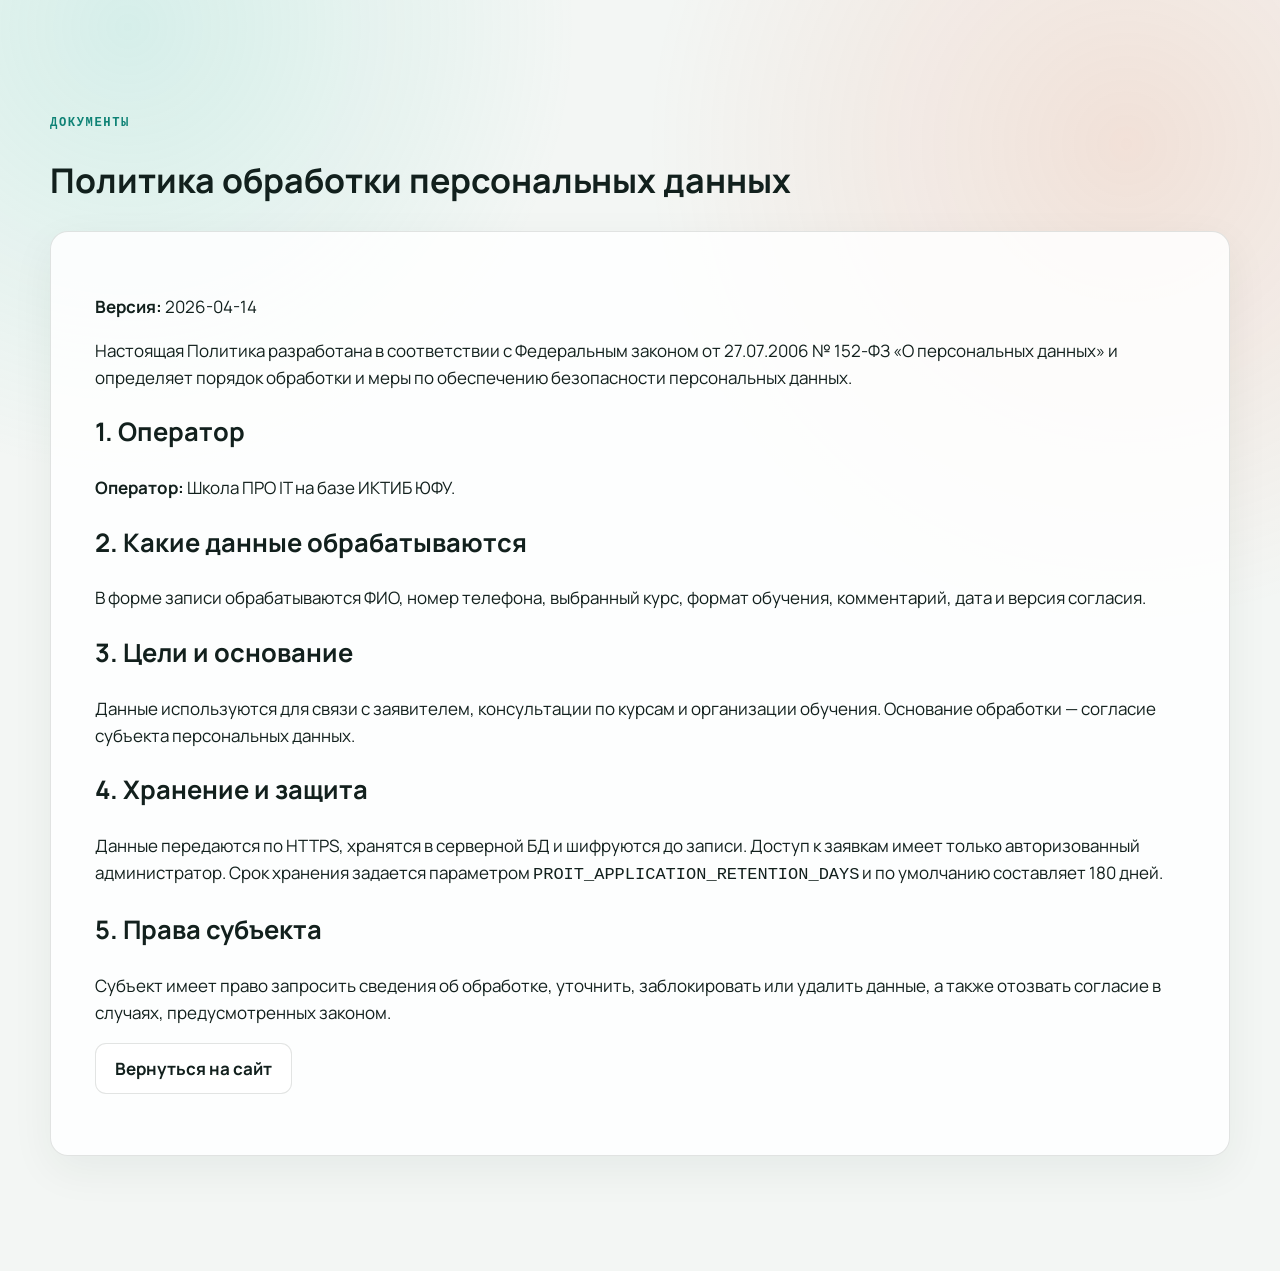
<file: privacy.html>
<!doctype html>
<html lang="ru">
<head>
  <meta charset="utf-8">
  <meta name="viewport" content="width=device-width, initial-scale=1">
  <title>Политика обработки персональных данных | Школа ПРО IT</title>
  <link rel="stylesheet" href="styles.css">
</head>
<body>
  <main class="section">
    <div class="container">
      <p class="eyebrow">Документы</p>
      <h1>Политика обработки персональных данных</h1>
      <div class="about-card">
        <p><strong>Версия:</strong> 2026-04-14</p>
        <p>Настоящая Политика разработана в соответствии с Федеральным законом от 27.07.2006 № 152-ФЗ «О персональных данных» и определяет порядок обработки и меры по обеспечению безопасности персональных данных.</p>
        <h2>1. Оператор</h2>
        <p><strong>Оператор:</strong> Школа ПРО IT на базе ИКТИБ ЮФУ.</p>
        <h2>2. Какие данные обрабатываются</h2>
        <p>В форме записи обрабатываются ФИО, номер телефона, выбранный курс, формат обучения, комментарий, дата и версия согласия.</p>
        <h2>3. Цели и основание</h2>
        <p>Данные используются для связи с заявителем, консультации по курсам и организации обучения. Основание обработки — согласие субъекта персональных данных.</p>
        <h2>4. Хранение и защита</h2>
        <p>Данные передаются по HTTPS, хранятся в серверной БД и шифруются до записи. Доступ к заявкам имеет только авторизованный администратор. Срок хранения задается параметром <code>PROIT_APPLICATION_RETENTION_DAYS</code> и по умолчанию составляет 180 дней.</p>
        <h2>5. Права субъекта</h2>
        <p>Субъект имеет право запросить сведения об обработке, уточнить, заблокировать или удалить данные, а также отозвать согласие в случаях, предусмотренных законом.</p>
        <p><a class="btn btn-ghost" href="index.html">Вернуться на сайт</a></p>
      </div>
    </div>
  </main>
</body>
</html>
</file>
<file: styles.css>
@import url("https://fonts.googleapis.com/css2?family=Manrope:wght@400;500;600;700;800&family=Space+Grotesk:wght@400;500;600;700&display=swap");

:root {
  color-scheme: light;
  --bg: #f3f6f4;
  --surface: rgba(255, 255, 255, 0.84);
  --surface-strong: #ffffff;
  --surface-muted: #e8eeeb;
  --text: #12201d;
  --muted: #61706c;
  --line: rgba(18, 32, 29, 0.12);
  --brand: #0e8275;
  --brand-strong: #075d55;
  --accent: #ec754b;
  --accent-soft: #ffe1d4;
  --shadow: 0 22px 58px rgba(17, 46, 39, 0.1);
  --radius: 18px;
  --container: 1180px;
  --font-display: "Space Grotesk", "Century Gothic", "Segoe UI", sans-serif;
  --font-body: "Manrope", "Segoe UI", sans-serif;
  --font-mono: "Cascadia Code", Consolas, monospace;
}

:root[data-theme="dark"] {
  color-scheme: dark;
  --bg: #0e1716;
  --surface: rgba(22, 37, 34, 0.86);
  --surface-strong: #182522;
  --surface-muted: #20332f;
  --text: #eff7f3;
  --muted: #a4b8b1;
  --line: rgba(239, 247, 243, 0.14);
  --brand: #63d5c2;
  --brand-strong: #9aeadb;
  --accent: #ff9872;
  --accent-soft: #432c27;
  --shadow: 0 24px 70px rgba(0, 0, 0, 0.28);
}

* { box-sizing: border-box; }

html { scroll-behavior: smooth; }

body {
  margin: 0;
  min-width: 320px;
  overflow-x: hidden;
  background: var(--bg);
  color: var(--text);
  font: 17px/1.6 var(--font-body);
  transition: background-color 180ms ease, color 180ms ease;
}

body::before {
  position: fixed;
  inset: 0;
  z-index: -2;
  pointer-events: none;
  background:
    radial-gradient(circle at 10% 3%, rgba(99, 213, 194, 0.2), transparent 28rem),
    radial-gradient(circle at 88% 16%, rgba(236, 117, 75, 0.16), transparent 30rem);
  content: "";
}

a { color: inherit; }
button, input, select, textarea { font: inherit; }
button, a { -webkit-tap-highlight-color: transparent; }
button { cursor: pointer; }

.tech-grid {
  position: fixed;
  inset: 0;
  z-index: -1;
  pointer-events: none;
  opacity: 0.42;
  background-image: linear-gradient(var(--line) 1px, transparent 1px), linear-gradient(90deg, var(--line) 1px, transparent 1px);
  background-size: 36px 36px;
  mask-image: linear-gradient(to bottom, black, transparent 72%);
}

.container {
  width: min(calc(100% - 48px), var(--container));
  margin-inline: auto;
}

.section { padding: 116px 0; }
.section-alt { position: relative; background: color-mix(in srgb, var(--surface-muted) 48%, transparent); }
.section-alt::before { position: absolute; top: 0; left: max(24px, calc((100vw - var(--container)) / 2)); width: 42px; height: 3px; background: var(--accent); content: ""; }
.section-head { display: grid; max-width: 100%; grid-template-columns: minmax(130px, .22fr) minmax(0, 1fr); align-items: start; gap: 24px; margin-bottom: 48px; }
.section-head .eyebrow { border-top: 1px solid var(--brand); padding-top: 10px; }
.section-head h2 { max-width: 720px; margin: 0; font: 700 clamp(2.1rem, 4.5vw, 4rem)/.98 var(--font-display); letter-spacing: -0.06em; }
.eyebrow { margin: 0; color: var(--brand); font: 700 0.76rem/1.2 var(--font-mono); letter-spacing: 0.13em; text-transform: uppercase; }

.btn {
  display: inline-flex;
  min-height: 48px;
  align-items: center;
  justify-content: center;
  gap: 10px;
  border: 1px solid transparent;
  border-radius: 11px;
  padding: 11px 19px;
  font-weight: 700;
  text-decoration: none;
  transition: transform 160ms ease, background-color 160ms ease, border-color 160ms ease, color 160ms ease;
}
.btn:hover { transform: translateY(-2px); }
.btn:focus-visible, input:focus-visible, select:focus-visible, textarea:focus-visible, .admin-tab-btn:focus-visible { outline: 3px solid color-mix(in srgb, var(--accent) 65%, transparent); outline-offset: 3px; }
.btn-sm { min-height: 40px; padding: 8px 14px; font-size: 0.88rem; }
.btn-solid { background: var(--brand); color: #082a27; }
.btn-solid:hover { background: var(--brand-strong); }
.btn-ghost { border-color: var(--line); background: var(--surface); color: var(--text); }
.btn-ghost:hover { border-color: var(--brand); color: var(--brand-strong); }
.btn-danger { background: #b54f40; color: #fff; }

.topbar {
  position: sticky;
  top: 0;
  z-index: 20;
  border-bottom: 1px solid var(--line);
  background: color-mix(in srgb, var(--bg) 91%, transparent);
  backdrop-filter: blur(20px);
}
.topbar-inner {
  position: relative;
  display: grid;
  min-height: 108px;
  grid-template-columns: auto minmax(0, 1fr) auto;
  align-items: center;
  gap: 24px;
}
.brand { display: inline-flex; min-width: 0; align-items: center; justify-self: start; gap: 14px; text-decoration: none; }
.brand-logo-slot { display: grid; width: 148px; height: 80px; flex: 0 0 148px; place-items: center; overflow: hidden; }
.brand-logo-image { display: block; width: 148px; height: 80px; object-fit: contain; object-position: center; }
.brand-copy { display: grid; gap: 1px; min-width: 0; border-left: 1px solid var(--line); padding-left: 14px; }
.brand-copy strong { color: var(--text); font: 700 .88rem/1 var(--font-display); letter-spacing: .08em; }
.brand-copy small { color: var(--muted); font-size: .68rem; letter-spacing: .06em; text-transform: uppercase; }
.nav-links { display: flex; min-width: 0; justify-content: center; gap: clamp(12px, 1.8vw, 26px); }
.nav-links a { position: relative; padding: 43px 0; color: var(--muted); font-size: 0.88rem; text-decoration: none; white-space: nowrap; transition: color 160ms ease; }
.nav-links a::after { position: absolute; right: 0; bottom: 31px; left: 0; height: 2px; background: var(--brand); content: ""; transform: scaleX(0); transform-origin: right; transition: transform 160ms ease; }
.nav-links a:hover { color: var(--brand-strong); }
.nav-links a:hover::after { transform: scaleX(1); transform-origin: left; }
.topbar-actions { display: flex; align-items: center; justify-self: end; gap: 12px; }
.nav-toggle { display: none; width: 42px; height: 42px; place-items: center; gap: 6px; border: 1px solid var(--line); border-radius: 11px; background: var(--surface); color: var(--text); }
.nav-toggle span { display: block; width: 18px; height: 2px; background: currentColor; transition: transform 160ms ease; }
.nav-toggle[aria-expanded="true"] span:first-child { transform: translateY(4px) rotate(45deg); }
.nav-toggle[aria-expanded="true"] span:last-child { transform: translateY(-4px) rotate(-45deg); }

.theme-toggle {
  position: relative;
  display: flex;
  width: 62px;
  height: 34px;
  align-items: center;
  justify-content: space-around;
  border: 1px solid var(--line);
  border-radius: 10px;
  background: var(--surface-muted);
  color: var(--muted);
}
.theme-icon { z-index: 1; font-size: 0.82rem; line-height: 1; }
.theme-thumb { position: absolute; top: 3px; left: 3px; width: 26px; height: 26px; border-radius: 50%; background: var(--surface-strong); box-shadow: 0 4px 12px rgba(0,0,0,.16); transition: transform 180ms ease; }
:root[data-theme="dark"] .theme-thumb { transform: translateX(28px); }

.hero { position: relative; isolation: isolate; padding: 136px 0 148px; }
.hero::after { position: absolute; right: clamp(24px, 5vw, 90px); bottom: 42px; z-index: -1; color: color-mix(in srgb, var(--brand) 12%, transparent); content: "01 / START"; font: 700 clamp(3rem, 9vw, 9rem)/1 var(--font-display); letter-spacing: -.09em; }
.hero-layout { display: grid; grid-template-columns: minmax(0, 1fr) minmax(360px, 0.8fr); align-items: center; gap: clamp(40px, 7vw, 100px); }
.hero-content { max-width: 690px; }
.hero-content h1 { max-width: 650px; margin: 18px 0 22px; font: 700 clamp(3.1rem, 8vw, 7.3rem)/0.92 var(--font-display); letter-spacing: -0.075em; }
.hero-subtitle { max-width: 610px; margin: 0; color: var(--muted); font-size: clamp(1.05rem, 2vw, 1.3rem); }
.hero-actions { display: flex; flex-wrap: wrap; gap: 12px; margin-top: 32px; }
.hero-meta { display: flex; flex-wrap: wrap; gap: 9px; margin: 30px 0 0; padding: 0; list-style: none; }
.hero-meta li { border: 1px solid var(--line); border-radius: 999px; padding: 7px 12px; color: var(--muted); background: var(--surface); font-size: 0.84rem; }
.terminal { overflow: hidden; border: 1px solid var(--line); border-radius: 16px; background: #12201d; box-shadow: var(--shadow); transform: rotate(1deg); }
.terminal-head { display: flex; align-items: center; gap: 8px; border-bottom: 1px solid rgba(255,255,255,.1); padding: 15px 18px; color: #9ab6ae; font: 0.76rem var(--font-mono); }
.terminal-led { width: 9px; height: 9px; border-radius: 50%; }
.led-red { background: #ff7762; }.led-yellow { background: #f7c85f; }.led-green { background: #60cf9b; }
.terminal-title { margin-left: 6px; }
.terminal-code { min-height: 330px; margin: 0; padding: 25px; overflow: auto; color: #b9e8d9; font: 0.84rem/1.85 var(--font-mono); white-space: pre-wrap; }

.about-grid, .location-grid { display: grid; grid-template-columns: repeat(2, minmax(0, 1fr)); gap: 20px; }
.about-card, .contacts-card, .form-card, .admin-card, .collection-row, .admin-login-card { border: 1px solid var(--line); border-radius: var(--radius); background: var(--surface); box-shadow: 0 14px 44px rgba(17, 46, 39, 0.06); }
.about-card { min-height: 270px; padding: clamp(24px, 4vw, 44px); }
.about-card h3 { margin-top: 0; font: 700 1.35rem/1.1 var(--font-display); }
.about-lead { font-size: 1.25rem; }
.bullet-list { display: grid; gap: 13px; margin: 0; padding: 0; list-style: none; }
.bullet-list li { display: flex; gap: 12px; align-items: flex-start; color: var(--muted); }
.bullet-list li::before { flex: 0 0 auto; width: 8px; height: 8px; margin-top: 0.65em; border-radius: 50%; background: var(--accent); content: ""; }

.achievements-grid, .courses-grid, .teachers-grid { display: grid; grid-template-columns: repeat(3, minmax(0, 1fr)); gap: 18px; }
.achievement-card, .course-card, .teacher-card, .review-card { position: relative; min-width: 0; border: 1px solid var(--line); border-radius: var(--radius); background: var(--surface); }
.achievement-card { min-height: 220px; padding: 25px; border-top: 3px solid var(--brand); border-radius: 4px var(--radius) var(--radius) var(--radius); }
.achievement-value { margin: 0; color: var(--brand); font: 700 clamp(2rem, 4vw, 3.5rem)/1 var(--font-display); letter-spacing: -0.06em; }
.achievement-title { margin: 20px 0 4px; font-weight: 700; }.achievement-desc { margin: 0; color: var(--muted); font-size: .92rem; }
.course-card { display: flex; min-height: 280px; flex-direction: column; padding: 30px 26px 26px; border-radius: 4px var(--radius) var(--radius) var(--radius); transition: transform 300ms ease, border-color 220ms ease, background-color 220ms ease, box-shadow 300ms ease; }
.course-card::before { position: absolute; top: 0; left: 0; width: 46px; height: 4px; background: var(--accent); content: ""; transition: width 220ms ease, background-color 220ms ease; }
.course-card:hover, .course-card:focus-within { z-index: 4; border-color: var(--brand); background: color-mix(in srgb, var(--surface-strong) 76%, var(--brand) 24%); box-shadow: 0 0 0 1px color-mix(in srgb, var(--brand) 55%, transparent), 0 24px 52px rgba(17, 46, 39, 0.22), 0 0 28px color-mix(in srgb, var(--accent) 20%, transparent); transform: translateY(-8px) scale(1.025); }
.course-card:hover::before, .course-card:focus-within::before { width: 100%; background: var(--brand); }
.course-card:hover .course-index, .course-card:focus-within .course-index { color: var(--brand-strong); }
.course-card:hover .btn-ghost, .course-card:focus-within .btn-ghost { border-color: var(--brand); background: var(--brand); color: #082a27; }
.course-index { color: var(--accent); font: .82rem var(--font-mono); }.course-card h3 { margin: 32px 0 10px; font: 700 1.6rem/1.05 var(--font-display); }.course-short { margin: 0; color: var(--muted); font-size: 1.02rem; }
.course-details { position: absolute; right: auto; bottom: calc(100% - 14px); left: 50%; display: grid; grid-template-columns: repeat(2, minmax(0, 1fr)); gap: 9px; width: calc(100% - 28px); max-height: none; margin: 0; overflow: visible; opacity: 0; visibility: hidden; transform: translate(-50%, 18px); pointer-events: none; transition: opacity 300ms ease, visibility 300ms ease, transform 300ms ease; }
.course-card:hover .course-details, .course-card:focus-within .course-details { opacity: 1; visibility: visible; transform: translate(-50%, 0); pointer-events: auto; }
.chip { display: grid; min-width: 0; min-height: 68px; place-items: center; border: 1px solid color-mix(in srgb, var(--brand) 58%, var(--line)); border-radius: 10px; padding: 12px 14px; background: color-mix(in srgb, var(--surface-strong) 84%, var(--brand) 16%); box-shadow: 0 14px 28px rgba(17, 46, 39, 0.18); color: var(--text); font-size: clamp(1.05rem, 1.7vw, 1.3rem); font-weight: 800; line-height: 1.1; text-align: center; text-transform: capitalize; transition: transform 300ms ease, background-color 300ms ease, border-color 300ms ease; }
.course-details .chip:first-child { transform: translate(-12px, 10px) rotate(-3deg); }
.course-details .chip:last-child { transform: translate(12px, 0) rotate(3deg); }
.course-card:hover .course-details .chip:first-child, .course-card:focus-within .course-details .chip:first-child { border-color: var(--accent); background: color-mix(in srgb, var(--surface-strong) 76%, var(--accent) 24%); transform: translate(-4px, 0) rotate(-3deg); }
.course-card:hover .course-details .chip:last-child, .course-card:focus-within .course-details .chip:last-child { border-color: var(--brand); background: color-mix(in srgb, var(--surface-strong) 76%, var(--brand) 24%); transform: translate(4px, 0) rotate(3deg); }
.course-card .btn { position: relative; z-index: 1; width: 100%; margin-top: auto; }
.teacher-card { overflow: hidden; }.teacher-photo, .teacher-photo-slot { display: block; width: 100%; height: 250px; object-fit: cover; }.teacher-fallback { display: grid; place-items: center; background: linear-gradient(135deg, var(--accent-soft), var(--surface-muted)); color: var(--brand-strong); font: 700 3rem var(--font-display); }.teacher-content { padding: 22px; }.teacher-content h3 { margin: 0 0 4px; font: 700 1.2rem/1.1 var(--font-display); }.teacher-role { margin: 0; color: var(--brand); font-size: .88rem; }.teacher-bio { margin-bottom: 0; color: var(--muted); font-size: .92rem; }

.carousel-shell { position: relative; }.gallery-grid, .reviews-grid { display: grid; grid-auto-columns: minmax(260px, 31%); grid-auto-flow: column; gap: 16px; overflow-x: auto; scroll-snap-type: x mandatory; scrollbar-width: thin; padding: 4px 3px 18px; }.gallery-grid::-webkit-scrollbar, .reviews-grid::-webkit-scrollbar { height: 8px; }.gallery-grid::-webkit-scrollbar-thumb, .reviews-grid::-webkit-scrollbar-thumb { border-radius: 8px; background: var(--line); }
.gallery-card, .review-card { min-width: 0; scroll-snap-align: start; text-decoration: none; }.gallery-card { position: relative; min-height: 290px; overflow: hidden; }.gallery-card img, .gallery-image-slot { display: block; width: 100%; height: 290px; object-fit: cover; }.gallery-image-slot { display: grid; place-items: center; background: var(--surface-muted); color: var(--muted); }.gallery-overlay { position: absolute; inset: auto 0 0; padding: 42px 20px 18px; color: #fff; background: linear-gradient(transparent, rgba(5, 14, 13, .9)); }.gallery-title, .gallery-caption { margin: 0; }.gallery-title { font-weight: 700; }.gallery-caption { color: rgba(255,255,255,.7); font-size: .88rem; }.carousel-arrow { position: absolute; top: 50%; z-index: 2; display: grid; width: 42px; height: 42px; place-items: center; padding: 0; border: 1px solid var(--line); border-radius: 50%; background: var(--surface-strong); color: var(--text); font: 400 1.8rem/1 Arial, sans-serif; text-align: center; transform: translateY(-50%); transition: color 160ms ease, transform 160ms ease; }.carousel-arrow:hover, .carousel-arrow:focus-visible { color: var(--brand); transform: translateY(-50%) scale(1.06); }.carousel-arrow-left { left: -20px; }.carousel-arrow-right { right: -20px; }
.review-card { min-height: 220px; padding: 25px; }.review-text { margin: 0 0 30px; font-size: 1.1rem; }.review-author { margin: 0; font-weight: 700; }.review-role { margin: 2px 0 0; color: var(--muted); font-size: .86rem; }

.form-card { max-width: 900px; padding: clamp(22px, 4vw, 40px); }.form-grid { display: grid; grid-template-columns: repeat(2, minmax(0, 1fr)); gap: 16px; }.form-card label, .modal-form label, .admin-form label, .collection-row label { display: grid; gap: 7px; color: var(--muted); font-size: .9rem; font-weight: 600; }.form-card > label, .modal-form > label { margin-top: 16px; }
input, select, textarea { width: 100%; border: 1px solid var(--line); border-radius: 13px; padding: 12px 14px; background: var(--surface-strong); color: var(--text); outline: none; }.form-card textarea, .modal-form textarea { resize: vertical; }.consent-check { display: flex !important; grid-template-columns: auto 1fr; align-items: flex-start; gap: 10px !important; margin: 20px 0 !important; font-weight: 400 !important; }.consent-check input { width: 18px; height: 18px; margin-top: 3px; accent-color: var(--brand); }.consent-check a { color: var(--brand-strong); }.form-card .btn, .modal-form .btn { width: 100%; }.form-note { color: var(--muted); font-size: .86rem; }.honeypot { position: absolute !important; left: -10000px !important; width: 1px !important; height: 1px !important; overflow: hidden !important; }

.location-grid { align-items: stretch; }.map-box, .contacts-card { min-height: 390px; overflow: hidden; border: 1px solid var(--line); border-radius: var(--radius); background: var(--surface); }.map-box iframe { display: block; width: 100%; height: 100%; min-height: 390px; border: 0; }.contacts-card { padding: clamp(24px, 4vw, 40px); }.contacts-card h3 { margin-top: 0; font: 700 1.6rem/1.1 var(--font-display); }.contacts-list { display: grid; gap: 17px; margin: 30px 0 0; padding: 0; list-style: none; }.contacts-list li { display: grid; grid-template-columns: 90px minmax(0, 1fr); gap: 12px; color: var(--muted); }.contacts-list span { color: var(--text); font-weight: 700; }.contacts-list a { overflow-wrap: anywhere; color: var(--brand-strong); }
.footer { border-top: 1px solid var(--line); padding: 44px 0 50px; background: color-mix(in srgb, var(--surface-muted) 34%, transparent); }.footer-inner { display: grid; grid-template-columns: minmax(460px, 1.3fr) minmax(220px, .7fr) minmax(220px, .8fr); align-items: center; gap: 28px; }.footer-logos { display: flex; min-width: 0; max-width: none; flex-wrap: nowrap; align-items: center; gap: 14px; }.footer-logo-slot { display: grid; width: 94px; height: 58px; flex: 0 0 94px; place-items: center; overflow: hidden; }.footer-logo-slot-primary { width: 138px; flex-basis: 138px; }.footer-logo { display: block; width: 100%; height: 58px; object-fit: contain; }.footer-identity { border-left: 2px solid var(--brand); padding-left: 18px; }.footer-identity p { margin: 0; color: var(--muted); font-size: .86rem; }.footer-identity p:last-child { max-width: 240px; margin-top: 6px; color: var(--text); font-size: .95rem; line-height: 1.35; }.footer-kicker { color: var(--brand) !important; font: 700 .68rem/1.2 var(--font-mono) !important; letter-spacing: .12em; }.footer-legal { justify-self: end; max-width: 245px; text-align: right; }.footer-legal .form-note { margin: 0; }.footer-legal a { color: var(--muted); text-decoration-color: var(--brand); text-underline-offset: 4px; }.footer-note { margin: 12px 0 0; color: var(--muted); font: .72rem var(--font-mono); }

.modal { position: fixed; inset: 0; z-index: 40; display: grid; place-items: center; padding: 22px; }.modal[hidden] { display: none; }.modal-backdrop { position: absolute; inset: 0; background: rgba(8, 19, 17, .7); backdrop-filter: blur(8px); }.modal-dialog { position: relative; width: min(100%, 1000px); max-height: min(90vh, 800px); overflow: auto; border: 1px solid var(--line); border-radius: 26px; background: var(--surface-strong); box-shadow: var(--shadow); }.modal-close { position: absolute; top: 14px; right: 16px; z-index: 1; display: grid; width: 38px; height: 38px; place-items: center; padding: 0 0 2px; border: 1px solid var(--line); border-radius: 50%; background: var(--surface); color: var(--text); font: 400 1.5rem/1 Arial, sans-serif; text-align: center; }.modal-body { padding: clamp(22px, 4vw, 42px); }.modal-course-head h3 { max-width: 780px; margin: 10px 0 28px; font: 700 clamp(2rem, 5vw, 4rem)/.95 var(--font-display); letter-spacing: -.06em; }.modal-layout { display: grid; grid-template-columns: minmax(0, 1fr) minmax(280px, .72fr); gap: 32px; }.modal-layout article > p { color: var(--muted); }.modal-teacher-card { display: flex; align-items: center; gap: 14px; margin: 26px 0; }.modal-teacher-card img { width: 74px; height: 74px; border-radius: 16px; object-fit: cover; }.teacher-label { margin: 0; color: var(--brand); font-size: .75rem; text-transform: uppercase; }.modal-teacher-card h4, .modal-teacher-card p { margin: 2px 0; }.modal-course-facts { display: grid; gap: 9px; border-top: 1px solid var(--line); padding-top: 18px; }.modal-course-facts p { display: flex; justify-content: space-between; gap: 18px; margin: 0; }.modal-course-facts span { color: var(--muted); }.modal-form { border: 1px solid var(--line); border-radius: 20px; padding: 20px; background: var(--surface); }.body-lock { overflow: hidden; }.toast { position: fixed; right: 24px; bottom: 24px; z-index: 60; max-width: min(380px, calc(100% - 48px)); padding: 13px 17px; border: 1px solid var(--line); border-radius: 14px; background: var(--surface-strong); box-shadow: var(--shadow); opacity: 0; pointer-events: none; transform: translateY(14px); transition: opacity 180ms ease, transform 180ms ease; }.toast.show { opacity: 1; transform: translateY(0); }.empty-block { grid-column: 1 / -1; padding: 28px; border: 1px dashed var(--line); border-radius: 18px; color: var(--muted); text-align: center; }.reveal { opacity: 0; transform: translateY(16px); transition: opacity 550ms ease, transform 550ms ease; }.reveal.reveal-visible { opacity: 1; transform: translateY(0); }

/* Admin */
.admin-body { min-height: 100vh; }.admin-login-wrap { display: grid; min-height: 100vh; place-items: center; padding: 24px; }.admin-login-card { width: min(100%, 480px); padding: clamp(24px, 5vw, 48px); }.admin-login-card h1 { margin: 0 0 10px; font: 700 clamp(2rem, 5vw, 3rem)/1 var(--font-display); letter-spacing: -.06em; }.admin-login-card > p:first-of-type { margin-top: 0; color: var(--muted); }.admin-login-card input { margin-top: 12px; }.admin-login-card .btn { width: 100%; margin-top: 16px; }.admin-login-card .btn-ghost { margin-top: 12px; }.admin-login-error { min-height: 24px; color: #bd4d3f; }.admin-help { color: var(--muted); font-size: .85rem; }
.admin-app { width: min(calc(100% - 40px), 1440px); margin: 0 auto; padding: 30px 0 50px; }.admin-header { display: flex; align-items: flex-end; justify-content: space-between; gap: 20px; margin-bottom: 26px; }.admin-header h1 { margin: 0; font: 700 clamp(2rem, 4vw, 3.4rem)/1 var(--font-display); letter-spacing: -.06em; }.admin-header p { margin: 8px 0 0; color: var(--muted); }.admin-header-actions, .admin-inline-actions { display: flex; flex-wrap: wrap; gap: 10px; }.admin-layout { display: grid; grid-template-columns: 220px minmax(0, 1fr); gap: 24px; align-items: start; }.admin-sidebar { position: sticky; top: 22px; display: grid; gap: 5px; padding: 10px; border: 1px solid var(--line); border-radius: 18px; background: var(--surface); }.admin-tab-btn { border: 0; border-radius: 12px; padding: 12px 14px; background: transparent; color: var(--muted); text-align: left; }.admin-tab-btn:hover { background: var(--surface-muted); color: var(--text); }.admin-tab-btn.active { background: var(--brand); color: #082a27; font-weight: 700; }.admin-main { min-width: 0; }.admin-tab-panel { display: none; }.admin-tab-panel.active { display: block; }.admin-tab-panel > h2, .admin-panel-head h2 { margin: 0; font: 700 clamp(1.5rem, 3vw, 2.2rem)/1.1 var(--font-display); letter-spacing: -.04em; }.admin-panel-head { display: flex; align-items: center; justify-content: space-between; gap: 18px; margin-bottom: 20px; }.admin-card { padding: 20px; }.admin-form { display: grid; gap: 16px; margin-top: 24px; }.admin-form-grid { display: grid; grid-template-columns: repeat(2, minmax(0, 1fr)); gap: 16px; }.collection-editor { display: grid; gap: 14px; margin: 22px 0; }.collection-row { padding: 18px; }.collection-row-grid { display: grid; grid-template-columns: repeat(3, minmax(0, 1fr)); gap: 14px; }.collection-row-grid.two { grid-template-columns: repeat(2, minmax(0, 1fr)); margin-top: 14px; }.collection-row > label { margin-top: 14px; }.collection-row-actions { display: flex; justify-content: flex-end; margin-top: 14px; }.btn-remove-row, .admin-action-btn { border: 1px solid var(--line); border-radius: 9px; padding: 7px 10px; background: transparent; color: var(--muted); }.btn-remove-row:hover, .admin-action-btn:hover { border-color: var(--accent); color: var(--accent); }
.table-wrap { overflow-x: auto; border: 1px solid var(--line); border-radius: 18px; background: var(--surface); }.admin-table { width: 100%; min-width: 860px; border-collapse: collapse; }.admin-table th, .admin-table td { padding: 14px 12px; border-bottom: 1px solid var(--line); text-align: left; vertical-align: top; }.admin-table th { color: var(--muted); font-size: .78rem; letter-spacing: .08em; text-transform: uppercase; }.admin-table tr:last-child td { border-bottom: 0; }.status-pill { border: 0; border-radius: 999px; padding: 6px 9px; font-size: .78rem; font-weight: 700; }.status-pill.done { background: rgba(61, 165, 117, .17); color: #25865b; }.status-pill.pending { background: var(--accent-soft); color: #a84c34; }.admin-action-btn { color: #a84c34; }

@media (max-width: 1000px) {
  .hero-layout { grid-template-columns: 1fr; }.terminal { width: min(100%, 650px); margin-left: auto; }.achievements-grid, .courses-grid, .teachers-grid { grid-template-columns: repeat(2, minmax(0, 1fr)); }.gallery-grid, .reviews-grid { grid-auto-columns: minmax(280px, 47%); }.admin-layout { grid-template-columns: 1fr; }.admin-sidebar { position: static; display: flex; overflow-x: auto; }.admin-tab-btn { flex: 0 0 auto; white-space: nowrap; }.admin-main { min-width: 0; }
}

@media (max-width: 1080px) {
  .topbar-inner { grid-template-columns: minmax(0, 1fr) auto auto; min-height: 86px; gap: 10px; }
  .brand-logo-slot { width: 120px; height: 60px; flex-basis: 120px; }
  .brand-logo-image { width: 120px; height: 60px; }
  .brand { width: max-content; max-width: 100%; }
  .nav-toggle { display: grid; grid-column: 2; grid-row: 1; }
  .nav-links { position: absolute; top: calc(100% + 1px); right: 0; left: 0; display: none; grid-template-columns: repeat(2, minmax(0, 1fr)); gap: 0; border-bottom: 1px solid var(--line); padding: 10px 16px 16px; background: var(--surface-strong); box-shadow: var(--shadow); }
  .nav-links.open { display: grid; }
  .nav-links a { padding: 12px 8px; border-bottom: 1px solid var(--line); }
  .nav-links a::after { display: none; }
  .topbar-actions { grid-column: 3; grid-row: 1; }
  .topbar-actions .btn-sm { display: none; }
  .footer-inner { grid-template-columns: minmax(250px, 1fr) minmax(210px, 1fr); }
  .footer-legal { grid-column: 1 / -1; justify-self: start; text-align: left; }
}

@media (max-width: 720px) {
  .container { width: min(calc(100% - 32px), var(--container)); }
  .section { padding: 72px 0; }
  .section-head { grid-template-columns: 1fr; gap: 14px; margin-bottom: 34px; }
  .section-head .eyebrow { width: max-content; }
  .topbar-inner { grid-template-columns: minmax(0, 1fr) auto auto; min-height: 76px; gap: 8px; }
  .brand { gap: 0; }
  .brand-logo-slot { width: 108px; height: 50px; flex-basis: 108px; }
  .brand-logo-image { width: 108px; height: 50px; }
  .brand-copy { display: none; }
  .theme-toggle { width: 54px; }
  .theme-thumb { width: 23px; height: 23px; }
  :root[data-theme="dark"] .theme-thumb { transform: translateX(23px); }
  .nav-links { padding: 8px 16px 14px; }
  .nav-links a { padding: 10px 6px; font-size: .84rem; }
  .hero { padding: 70px 0 78px; }
  .hero-content h1 { font-size: clamp(2.9rem, 16vw, 5rem); }
  .hero-meta li { font-size: .76rem; }
  .terminal { transform: none; }
  .terminal-code { min-height: 270px; padding: 19px; font-size: .75rem; }
  .about-grid, .location-grid, .modal-layout, .form-grid, .admin-form-grid, .collection-row-grid, .collection-row-grid.two { grid-template-columns: 1fr; }
  .achievements-grid, .courses-grid, .teachers-grid { grid-template-columns: 1fr; }
  .gallery-grid, .reviews-grid { grid-auto-columns: minmax(250px, 84%); }
  .carousel-arrow { display: none; }
  .form-card { padding: 20px; }
  .map-box, .contacts-card, .map-box iframe { min-height: 310px; }
  .footer-inner { grid-template-columns: 1fr; align-items: start; gap: 24px; }
  .footer-identity { order: -1; }
  .footer-legal { justify-self: start; text-align: left; }
  .footer-logos { display: grid; grid-template-columns: 1.35fr repeat(3, 1fr); gap: 8px; }
  .footer-logo-slot, .footer-logo-slot-primary { width: 100%; height: 58px; flex-basis: auto; }
  .footer-logo { height: 58px; }
  .modal { padding: 10px; }
  .modal-dialog { max-height: 94vh; }
  .modal-body { padding: 22px 17px; }
  .modal-course-facts p { align-items: flex-start; flex-direction: column; gap: 0; }
  .admin-app { width: min(calc(100% - 24px), 1440px); padding-top: 18px; }
  .admin-header { align-items: flex-start; flex-direction: column; }
  .admin-header-actions { width: 100%; }
  .admin-header-actions .btn { flex: 1; }
  .admin-sidebar { margin-inline: -2px; }
  .admin-panel-head { align-items: flex-start; flex-direction: column; }
  .admin-inline-actions { width: 100%; }
  .admin-inline-actions .btn { flex: 1; }
  .collection-row { padding: 14px; }
}

@media (prefers-reduced-motion: reduce) {
  *, *::before, *::after { scroll-behavior: auto !important; transition-duration: .01ms !important; animation-duration: .01ms !important; animation-iteration-count: 1 !important; }
  .reveal { opacity: 1; transform: none; }
}
</file>
